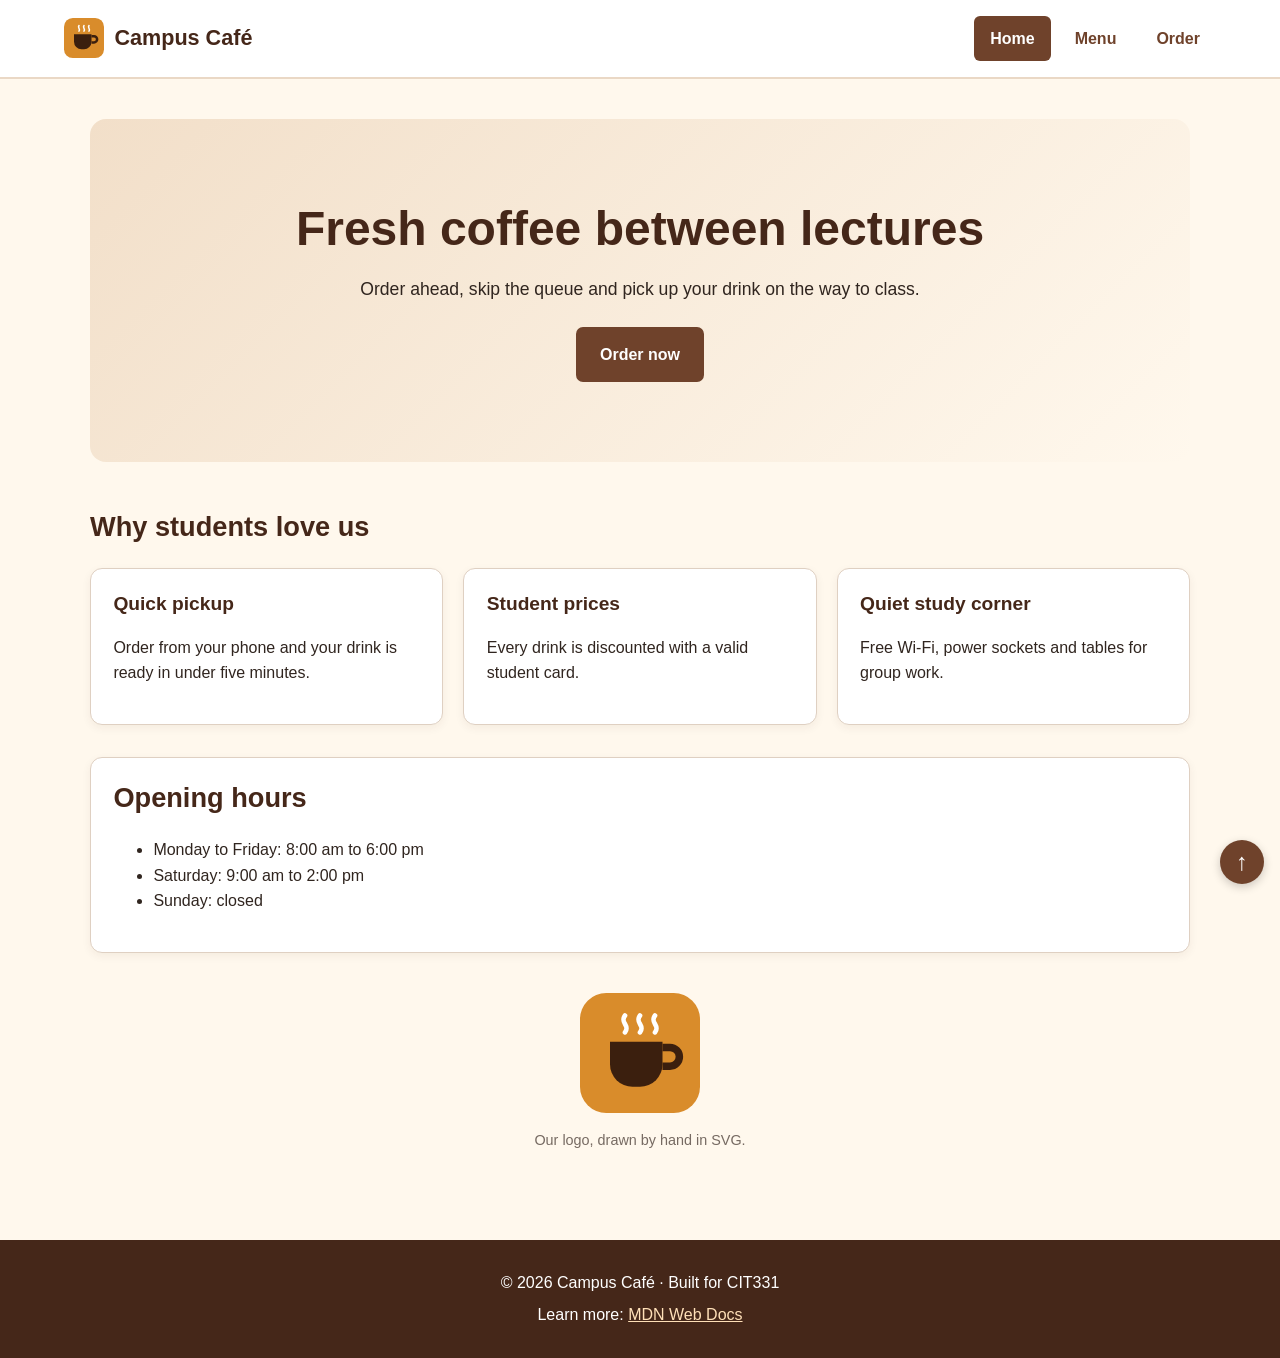
<file: index.html>
<!DOCTYPE html>
<html lang="en">
<head>
  <meta charset="UTF-8">
  <meta name="viewport" content="width=device-width, initial-scale=1.0">
  <meta name="description" content="Campus Café: fresh coffee, snacks and a quiet study space.">
  <title>Campus Café | Home</title>
  <link rel="stylesheet" href="css/styles.css">
</head>
<body id="top">

  <a class="skip-link" href="#main">Skip to main content</a>

  <header class="site-header">
    <a class="brand" href="index.html">
      <img src="images/logo.svg" alt="" width="40" height="40">
      <span>Campus Café</span>
    </a>

    <nav aria-label="Main">
      <ul class="nav-list">
        <li>
          <a href="index.html" class="active" aria-current="page">Home</a>
        </li>
        <li><a href="menu.html">Menu</a></li>
        <li><a href="order.html">Order</a></li>
      </ul>
    </nav>
  </header>

  <main id="main">
    <section class="hero">
      <h1>Fresh coffee between lectures</h1>
      <p>Order ahead, skip the queue and pick up your drink on the way to class.</p>
      <a class="btn" href="order.html">Order now</a>
    </section>

    <section class="highlights">
      <h2>Why students love us</h2>

      <div class="card-row">
        <article class="card">
          <h3>Quick pickup</h3>
          <p>Order from your phone and your drink is ready in under five minutes.</p>
        </article>

        <article class="card">
          <h3>Student prices</h3>
          <p>Every drink is discounted with a valid student card.</p>
        </article>

        <article class="card">
          <h3>Quiet study corner</h3>
          <p>Free Wi-Fi, power sockets and tables for group work.</p>
        </article>
      </div>
    </section>

    <aside class="card notice">
      <h2>Opening hours</h2>
      <ul>
        <li>
          Monday to Friday:
          <time datetime="08:00">8:00 am</time> to
          <time datetime="18:00">6:00 pm</time>
        </li>
        <li>
          Saturday:
          <time datetime="09:00">9:00 am</time> to
          <time datetime="14:00">2:00 pm</time>
        </li>
        <li>Sunday: closed</li>
      </ul>
    </aside>

    <figure class="logo-figure">
      <img
        src="images/logo.svg"
        alt="Campus Café logo: a coffee cup with steam"
        width="120"
        height="120"
      >
      <figcaption>Our logo, drawn by hand in SVG.</figcaption>
    </figure>
  </main>

  <footer class="site-footer">
    <p>&copy; 2026 Campus Café &middot; Built for CIT331</p>
    <p>
      Learn more:
      <a
        href="https://developer.mozilla.org/"
        target="_blank"
        rel="noopener noreferrer"
      >MDN Web Docs</a>
    </p>
  </footer>

  <a class="back-to-top" href="#top" aria-label="Back to top">&uarr;</a>

</body>
</html>
</file>
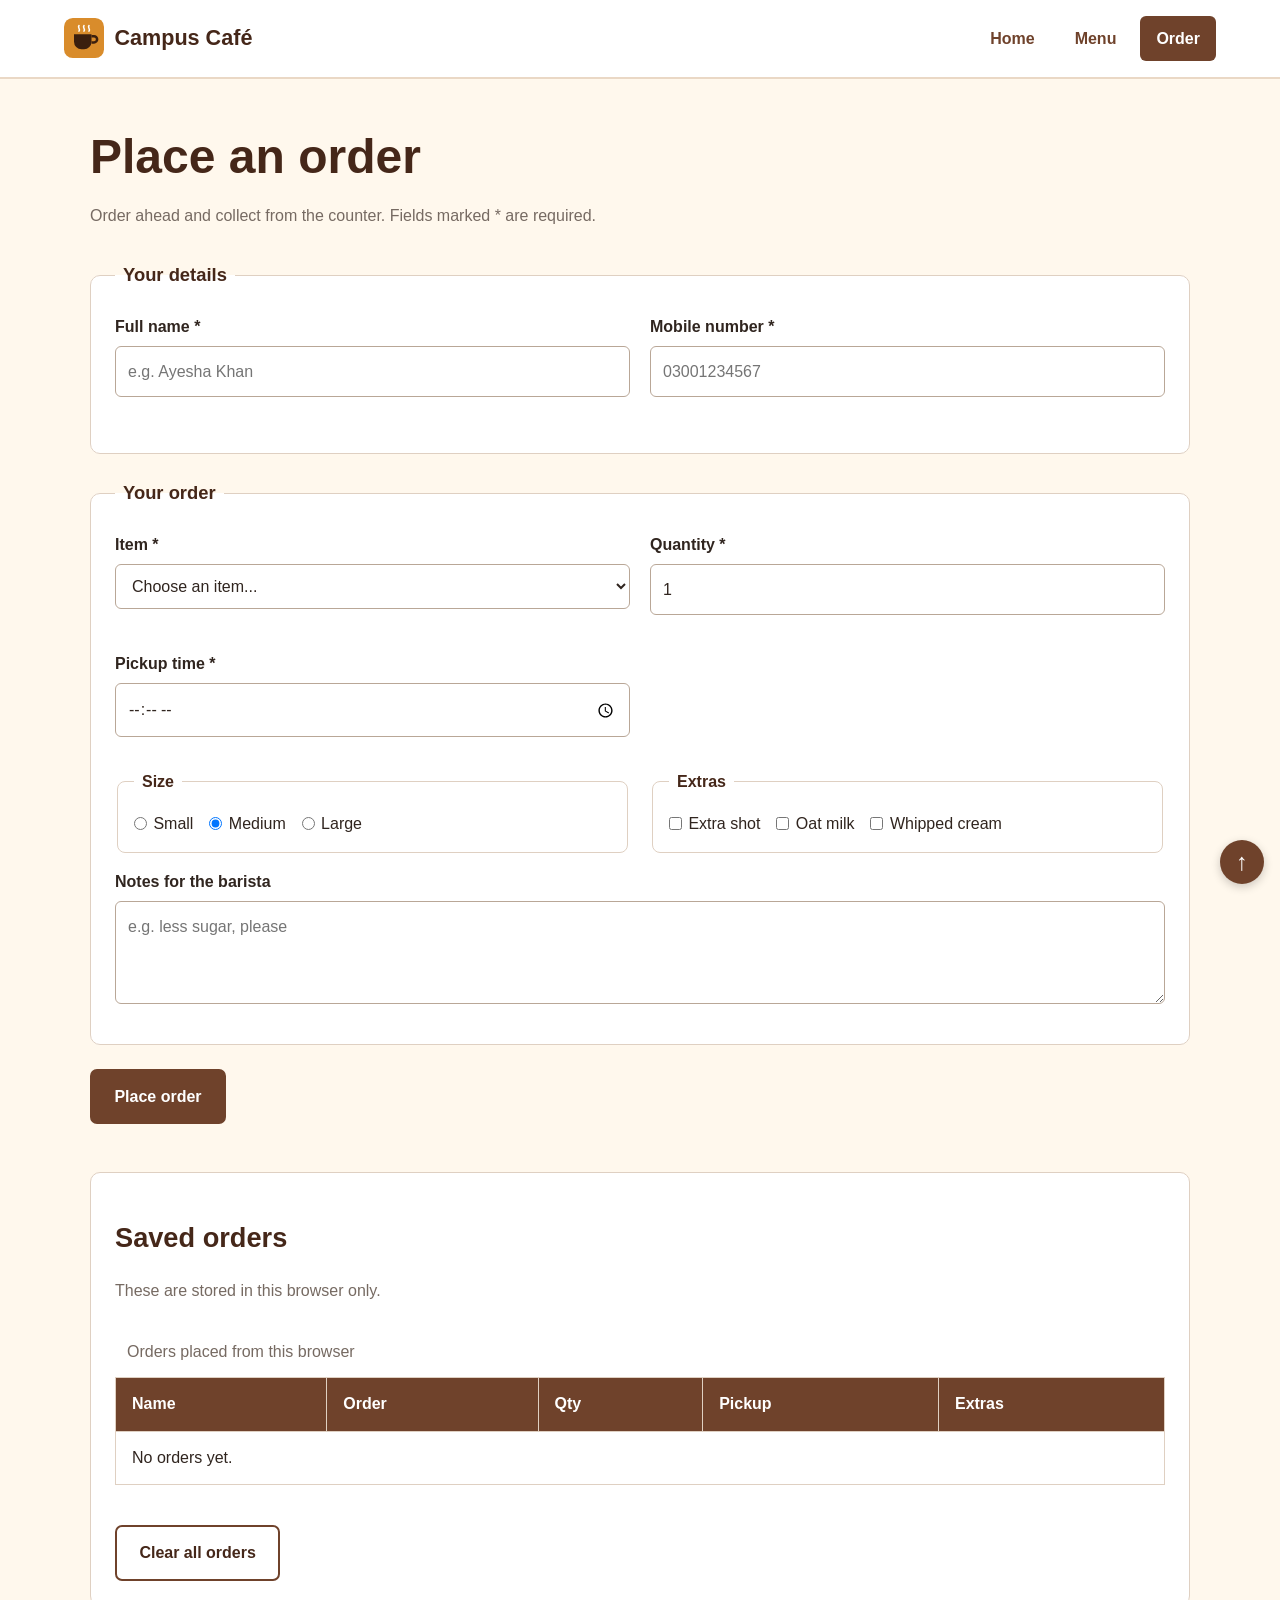
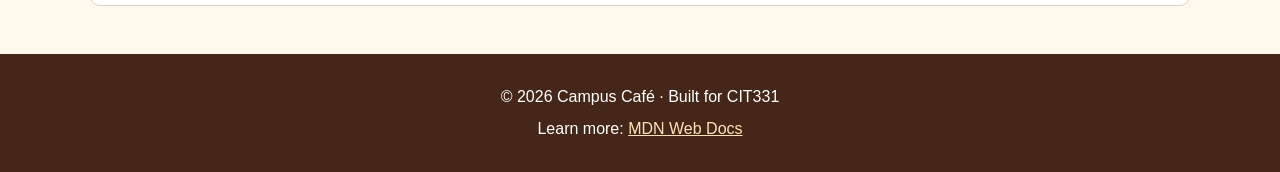
<file: menu.html>
<!DOCTYPE html>
<html lang="en">
<head>
  <meta charset="UTF-8">
  <meta name="viewport" content="width=device-width, initial-scale=1.0">
  <meta name="description" content="Order ahead from Campus Café and collect at the counter.">
  <title>Campus Café | Order</title>

  <link rel="stylesheet" href="css/styles.css">
  <script src="js/order.js" defer></script>
</head>

<body id="top">

  <a class="skip-link" href="#main">Skip to main content</a>

  <header class="site-header">
    <a class="brand" href="index.html">
      <img src="images/logo.svg" alt="" width="40" height="40">
      <span>Campus Café</span>
    </a>

    <nav aria-label="Main">
      <ul class="nav-list">
        <li><a href="index.html">Home</a></li>
        <li><a href="menu.html">Menu</a></li>
        <li>
          <a href="order.html" class="active" aria-current="page">Order</a>
        </li>
      </ul>
    </nav>
  </header>

  <main id="main">
    <h1>Place an order</h1>
    <p>Order ahead and collect from the counter. Fields marked * are required.</p>

    <form id="order-form" action="#" method="post">

      <fieldset>
        <legend>Your details</legend>

        <div class="form-row">
          <div class="field">
            <label for="name">Full name *</label>
            <input
              type="text"
              id="name"
              name="name"
              required
              minlength="3"
              maxlength="50"
              placeholder="e.g. Ayesha Khan"
              autocomplete="name"
            >
          </div>

          <div class="field">
            <label for="phone">Mobile number *</label>
            <input
              type="tel"
              id="phone"
              name="phone"
              required
              pattern="03[0-9]{9}"
              title="11 digits starting with 03, for example 03001234567"
              placeholder="03001234567"
              autocomplete="tel"
            >
          </div>
        </div>
      </fieldset>

      <fieldset>
        <legend>Your order</legend>

        <div class="form-row">
          <div class="field">
            <label for="item">Item *</label>
            <select id="item" name="item" required>
              <option value="">Choose an item...</option>
              <option>Espresso</option>
              <option>Cappuccino</option>
              <option>Cafe Latte</option>
              <option>Karak Chai</option>
              <option>Iced Mocha</option>
              <option>Cold Brew</option>
              <option>Mango Smoothie</option>
              <option>Chicken Sandwich</option>
              <option>Chocolate Brownie</option>
              <option>Cinnamon Roll</option>
            </select>
          </div>

          <div class="field">
            <label for="qty">Quantity *</label>
            <input
              type="number"
              id="qty"
              name="qty"
              required
              min="1"
              max="10"
              value="1"
            >
          </div>

          <div class="field">
            <label for="pickup">Pickup time *</label>
            <input
              type="time"
              id="pickup"
              name="pickup"
              required
              min="08:00"
              max="18:00"
            >
          </div>
        </div>

        <div class="form-row">
          <fieldset class="choice">
            <legend>Size</legend>
            <label>
              <input type="radio" name="size" value="Small">
              Small
            </label>
            <label>
              <input type="radio" name="size" value="Medium" checked>
              Medium
            </label>
            <label>
              <input type="radio" name="size" value="Large">
              Large
            </label>
          </fieldset>

          <fieldset class="choice">
            <legend>Extras</legend>
            <label>
              <input type="checkbox" name="extras" value="Extra shot">
              Extra shot
            </label>
            <label>
              <input type="checkbox" name="extras" value="Oat milk">
              Oat milk
            </label>
            <label>
              <input type="checkbox" name="extras" value="Whipped cream">
              Whipped cream
            </label>
          </fieldset>
        </div>

        <div class="field">
          <label for="notes">Notes for the barista</label>
          <textarea
            id="notes"
            name="notes"
            rows="3"
            maxlength="200"
            placeholder="e.g. less sugar, please"
          ></textarea>
        </div>
      </fieldset>

      <button type="submit" class="btn">Place order</button>

      <p id="message" role="status" aria-live="polite"></p>
    </form>

    <section class="saved-orders">
      <h2>Saved orders</h2>
      <p>These are stored in this browser only.</p>

      <div class="table-wrap">
        <table>
          <caption>Orders placed from this browser</caption>

          <thead>
            <tr>
              <th scope="col">Name</th>
              <th scope="col">Order</th>
              <th scope="col">Qty</th>
              <th scope="col">Pickup</th>
              <th scope="col">Extras</th>
            </tr>
          </thead>

          <tbody id="orders-body"></tbody>
        </table>
      </div>

      <button
        type="button"
        id="clear-orders"
        class="btn btn-secondary"
      >
        Clear all orders
      </button>
    </section>
  </main>

  <footer class="site-footer">
    <p>&copy; 2026 Campus Café &middot; Built for CIT331</p>
    <p>
      Learn more:
      <a
        href="https://developer.mozilla.org/"
        target="_blank"
        rel="noopener noreferrer"
      >MDN Web Docs</a>
    </p>
  </footer>

  <a class="back-to-top" href="#top" aria-label="Back to top">&uarr;</a>

</body>
</html>
</file>
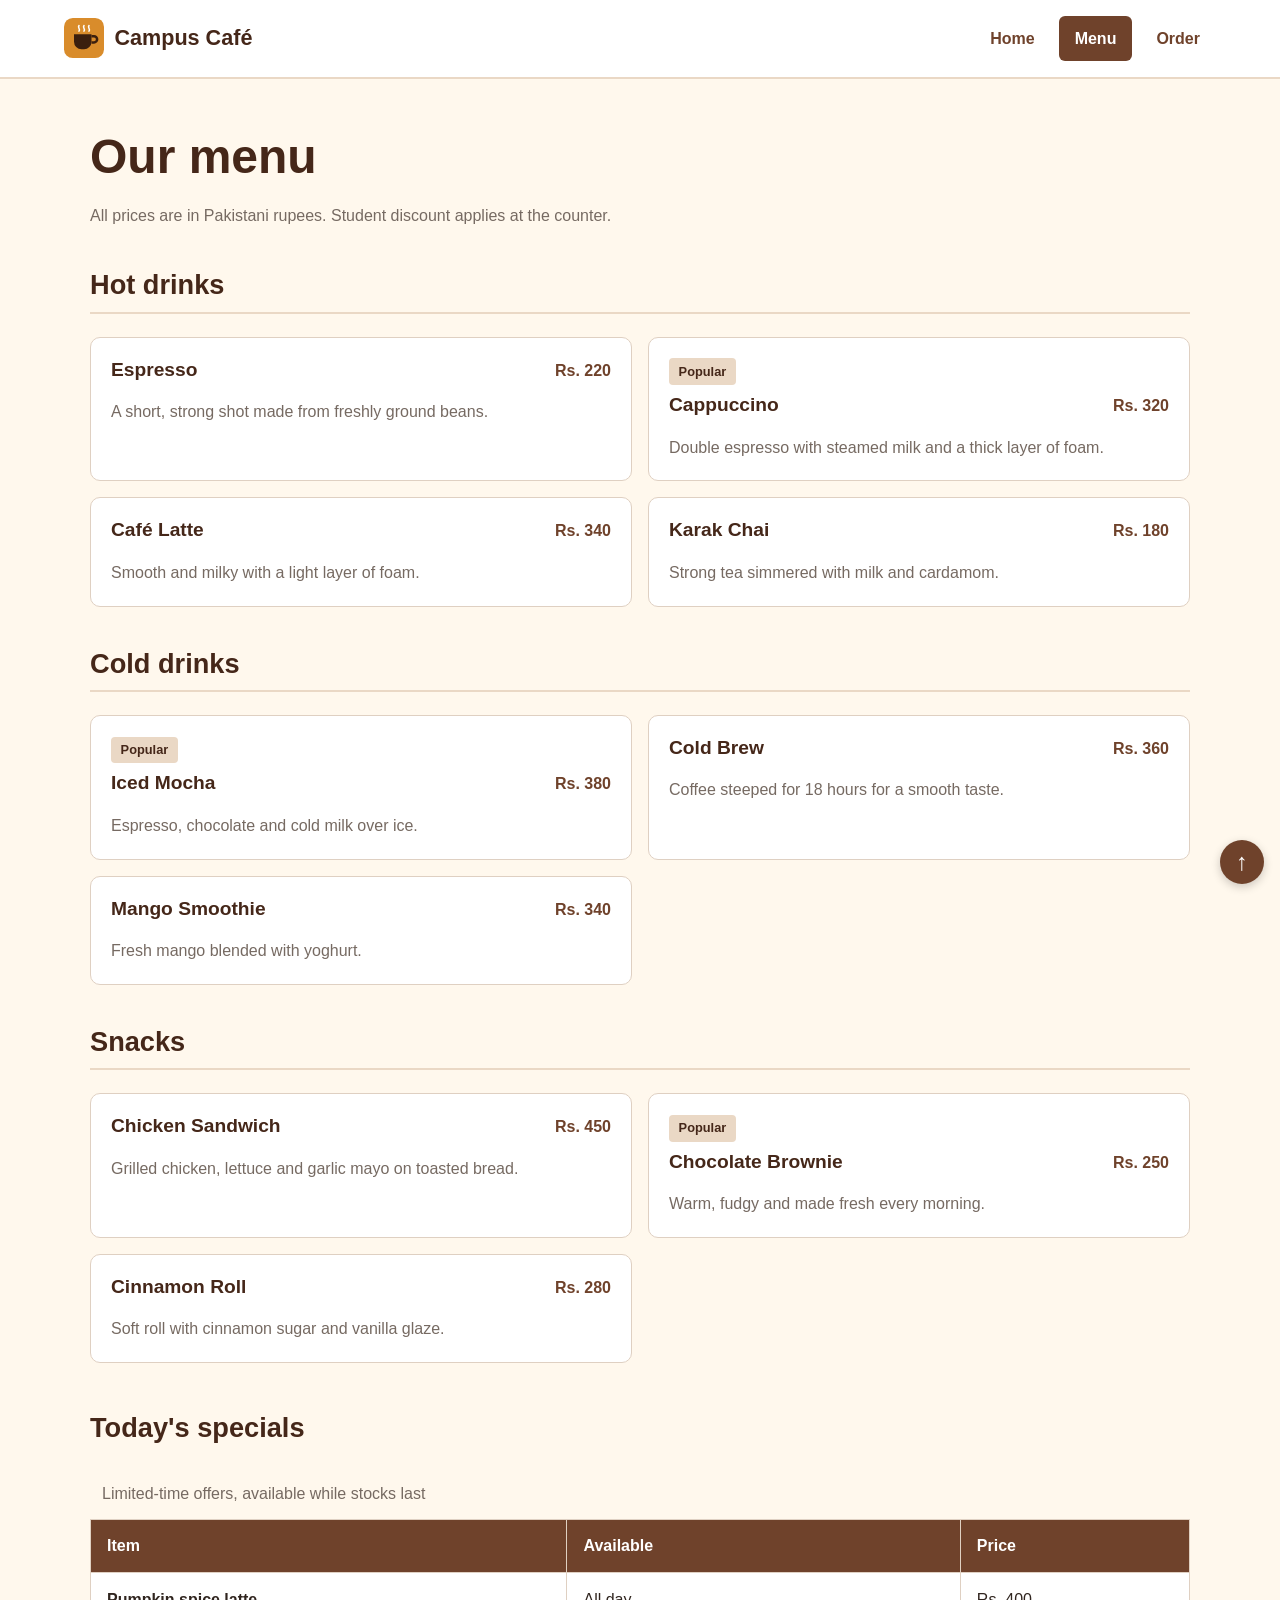
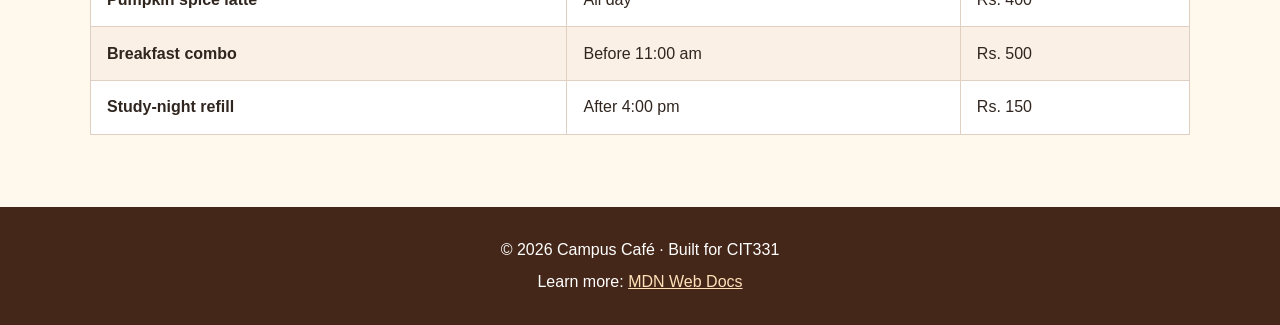
<file: order.html>
<!DOCTYPE html>
<html lang="en">
<head>
  <meta charset="UTF-8">
  <meta name="viewport" content="width=device-width, initial-scale=1.0">
  <meta name="description" content="The Campus Café menu: hot drinks, cold drinks and snacks.">
  <title>Campus Café | Menu</title>
  <link rel="stylesheet" href="css/styles.css">
</head>
<body id="top">

  <a class="skip-link" href="#main">Skip to main content</a>

  <header class="site-header">
    <a class="brand" href="index.html">
      <img src="images/logo.svg" alt="" width="40" height="40">
      <span>Campus Café</span>
    </a>

    <nav aria-label="Main">
      <ul class="nav-list">
        <li><a href="index.html">Home</a></li>
        <li>
          <a href="menu.html" class="active" aria-current="page">Menu</a>
        </li>
        <li><a href="order.html">Order</a></li>
      </ul>
    </nav>
  </header>

  <main id="main">
    <h1>Our menu</h1>
    <p>All prices are in Pakistani rupees. Student discount applies at the counter.</p>

    <section class="menu-group">
      <h2>Hot drinks</h2>

      <div class="menu-list">
        <article class="menu-item">
          <div class="item-head">
            <h3>Espresso</h3>
            <span class="price">Rs. 220</span>
          </div>
          <p>A short, strong shot made from freshly ground beans.</p>
        </article>

        <article class="menu-item">
          <span class="badge">Popular</span>
          <div class="item-head">
            <h3>Cappuccino</h3>
            <span class="price">Rs. 320</span>
          </div>
          <p>Double espresso with steamed milk and a thick layer of foam.</p>
        </article>

        <article class="menu-item">
          <div class="item-head">
            <h3>Caf&eacute; Latte</h3>
            <span class="price">Rs. 340</span>
          </div>
          <p>Smooth and milky with a light layer of foam.</p>
        </article>

        <article class="menu-item">
          <div class="item-head">
            <h3>Karak Chai</h3>
            <span class="price">Rs. 180</span>
          </div>
          <p>Strong tea simmered with milk and cardamom.</p>
        </article>
      </div>
    </section>

    <section class="menu-group">
      <h2>Cold drinks</h2>

      <div class="menu-list">
        <article class="menu-item">
          <span class="badge">Popular</span>
          <div class="item-head">
            <h3>Iced Mocha</h3>
            <span class="price">Rs. 380</span>
          </div>
          <p>Espresso, chocolate and cold milk over ice.</p>
        </article>

        <article class="menu-item">
          <div class="item-head">
            <h3>Cold Brew</h3>
            <span class="price">Rs. 360</span>
          </div>
          <p>Coffee steeped for 18 hours for a smooth taste.</p>
        </article>

        <article class="menu-item">
          <div class="item-head">
            <h3>Mango Smoothie</h3>
            <span class="price">Rs. 340</span>
          </div>
          <p>Fresh mango blended with yoghurt.</p>
        </article>
      </div>
    </section>

    <section class="menu-group">
      <h2>Snacks</h2>

      <div class="menu-list">
        <article class="menu-item">
          <div class="item-head">
            <h3>Chicken Sandwich</h3>
            <span class="price">Rs. 450</span>
          </div>
          <p>Grilled chicken, lettuce and garlic mayo on toasted bread.</p>
        </article>

        <article class="menu-item">
          <span class="badge">Popular</span>
          <div class="item-head">
            <h3>Chocolate Brownie</h3>
            <span class="price">Rs. 250</span>
          </div>
          <p>Warm, fudgy and made fresh every morning.</p>
        </article>

        <article class="menu-item">
          <div class="item-head">
            <h3>Cinnamon Roll</h3>
            <span class="price">Rs. 280</span>
          </div>
          <p>Soft roll with cinnamon sugar and vanilla glaze.</p>
        </article>
      </div>
    </section>

    <section class="specials">
      <h2>Today's specials</h2>

      <div class="table-wrap">
        <table>
          <caption>Limited-time offers, available while stocks last</caption>
          <thead>
            <tr>
              <th scope="col">Item</th>
              <th scope="col">Available</th>
              <th scope="col">Price</th>
            </tr>
          </thead>
          <tbody>
            <tr>
              <th scope="row">Pumpkin spice latte</th>
              <td>All day</td>
              <td>Rs. 400</td>
            </tr>
            <tr>
              <th scope="row">Breakfast combo</th>
              <td>Before 11:00 am</td>
              <td>Rs. 500</td>
            </tr>
            <tr>
              <th scope="row">Study-night refill</th>
              <td>After 4:00 pm</td>
              <td>Rs. 150</td>
            </tr>
          </tbody>
        </table>
      </div>
    </section>
  </main>

  <footer class="site-footer">
    <p>&copy; 2026 Campus Caf&eacute; &middot; Built for CIT331</p>
    <p>
      Learn more:
      <a href="https://developer.mozilla.org/"
         target="_blank"
         rel="noopener noreferrer">MDN Web Docs</a>
    </p>
  </footer>

  <a class="back-to-top" href="#top" aria-label="Back to top">&uarr;</a>

</body>
</html>
</file>
<file: css/styles.css>
/* =====================================
   Campus Cafe - Main Stylesheet
   File: css/styles.css
   ===================================== */

/* 1. Global styles */

:root {
  --coffee: #6f422b;
  --coffee-dark: #452719;
  --cream: #fff8ed;
  --light-brown: #ead8c5;
  --text: #30251f;
  --white: #ffffff;
  --muted: #766a62;
  --border: #dfd0c2;
  --success: #246b45;
}

* {
  box-sizing: border-box;
}

html {
  scroll-behavior: smooth;
}

body {
  margin: 0;
  font-family: Arial, Helvetica, sans-serif;
  font-size: 16px;
  line-height: 1.6;
  color: var(--text);
  background-color: var(--cream);
}

img {
  max-width: 100%;
  height: auto;
}

a {
  color: var(--coffee);
}

a:hover {
  color: var(--coffee-dark);
}

h1,
h2,
h3 {
  line-height: 1.25;
  color: var(--coffee-dark);
}

h1 {
  margin-top: 1.5rem;
  font-size: clamp(2rem, 5vw, 3rem);
}

h2 {
  margin-top: 1.5rem;
  font-size: 1.7rem;
}

h3 {
  font-size: 1.2rem;
}

/* 2. Skip link for accessibility */

.skip-link {
  position: absolute;
  top: -100px;
  left: 1rem;
  z-index: 1000;
  padding: 0.75rem 1rem;
  background: var(--white);
  color: var(--coffee-dark);
}

.skip-link:focus {
  top: 1rem;
}

/* 3. Header and navigation */

.site-header {
  display: flex;
  align-items: center;
  justify-content: space-between;
  flex-wrap: wrap;
  gap: 1rem;
  padding: 1rem 5%;
  background-color: var(--white);
  border-bottom: 2px solid var(--light-brown);
}

.brand {
  display: inline-flex;
  align-items: center;
  gap: 0.65rem;
  color: var(--coffee-dark);
  font-size: 1.35rem;
  font-weight: bold;
  text-decoration: none;
}

.brand img {
  display: block;
  object-fit: contain;
}

.nav-list {
  display: flex;
  flex-wrap: wrap;
  gap: 0.5rem;
  margin: 0;
  padding: 0;
  list-style: none;
}

.nav-list a {
  display: inline-block;
  padding: 0.6rem 1rem;
  border-radius: 6px;
  text-decoration: none;
  font-weight: bold;
}

.nav-list a:hover,
.nav-list a.active {
  background-color: var(--coffee);
  color: var(--white);
}

/* 4. Main page layout */

main {
  width: min(1100px, 90%);
  margin: 0 auto;
  padding: 1.5rem 0 3rem;
}

main > h1 {
  margin-bottom: 0.5rem;
}

main > h1 + p {
  color: var(--muted);
}

/* 5. Home page hero section */

.hero {
  padding: clamp(2rem, 7vw, 5rem) 2rem;
  margin: 1rem 0 3rem;
  text-align: center;
  background: linear-gradient(135deg, #f2dfc9, #fff8ed);
  border-radius: 16px;
}

.hero h1 {
  max-width: 750px;
  margin: 0 auto 1rem;
}

.hero p {
  max-width: 600px;
  margin: 0 auto 1.5rem;
  font-size: 1.1rem;
}

/* 6. Buttons */

.btn {
  display: inline-block;
  padding: 0.8rem 1.4rem;
  border: 2px solid var(--coffee);
  border-radius: 7px;
  background-color: var(--coffee);
  color: var(--white);
  font: inherit;
  font-weight: bold;
  text-align: center;
  text-decoration: none;
  cursor: pointer;
}

.btn:hover {
  background-color: var(--coffee-dark);
  border-color: var(--coffee-dark);
  color: var(--white);
}

.btn:focus-visible,
a:focus-visible,
input:focus-visible,
select:focus-visible,
textarea:focus-visible {
  outline: 3px solid #bf7b37;
  outline-offset: 3px;
}

.btn-secondary {
  margin-top: 1rem;
  background-color: var(--white);
  color: var(--coffee-dark);
}

.btn-secondary:hover {
  background-color: var(--light-brown);
  color: var(--coffee-dark);
}

/* 7. Home page cards */

.card-row {
  display: grid;
  grid-template-columns: repeat(3, minmax(0, 1fr));
  gap: 1.25rem;
  margin: 1.5rem 0;
}

.card {
  padding: 1.4rem;
  background-color: var(--white);
  border: 1px solid var(--border);
  border-radius: 12px;
  box-shadow: 0 3px 10px rgba(69, 39, 25, 0.06);
}

.card h3,
.card h2 {
  margin-top: 0;
}

.notice {
  margin-top: 2rem;
}

.logo-figure {
  margin: 2.5rem auto;
  text-align: center;
}

.logo-figure img {
  width: 120px;
  height: 120px;
}

.logo-figure figcaption {
  margin-top: 0.5rem;
  color: var(--muted);
  font-size: 0.9rem;
}

/* 8. Menu page */

.menu-group {
  margin: 2.5rem 0;
}

.menu-group h2 {
  padding-bottom: 0.6rem;
  border-bottom: 2px solid var(--light-brown);
}

.menu-list {
  display: grid;
  grid-template-columns: repeat(2, minmax(0, 1fr));
  gap: 1rem;
}

.menu-item {
  position: relative;
  padding: 1.25rem;
  background-color: var(--white);
  border: 1px solid var(--border);
  border-radius: 10px;
}

.menu-item h3 {
  margin: 0;
}

.menu-item p {
  margin-bottom: 0;
  color: var(--muted);
}

.item-head {
  display: flex;
  align-items: flex-start;
  justify-content: space-between;
  flex-wrap: wrap;
  gap: 0.5rem;
}

.price {
  color: var(--coffee);
  font-weight: bold;
  white-space: nowrap;
}

.badge {
  display: inline-block;
  margin-bottom: 0.5rem;
  padding: 0.2rem 0.6rem;
  border-radius: 4px;
  background-color: var(--light-brown);
  color: var(--coffee-dark);
  font-size: 0.8rem;
  font-weight: bold;
}

/* 9. Tables */

.table-wrap {
  width: 100%;
  overflow-x: auto;
  margin: 1.5rem 0;
}

table {
  width: 100%;
  border-collapse: collapse;
  background-color: var(--white);
}

caption {
  padding: 0.75rem;
  color: var(--muted);
  text-align: left;
}

th,
td {
  padding: 0.85rem 1rem;
  border: 1px solid var(--border);
  text-align: left;
}

thead th {
  background-color: var(--coffee);
  color: var(--white);
}

tbody tr:nth-child(even) {
  background-color: #faf0e5;
}

.specials {
  margin-top: 3rem;
}

/* 10. Order form */

#order-form {
  margin-top: 2rem;
}

#order-form > fieldset {
  margin: 1.5rem 0;
  padding: 1.5rem;
  border: 1px solid var(--border);
  border-radius: 10px;
  background-color: var(--white);
}

#order-form legend {
  padding: 0 0.5rem;
  color: var(--coffee-dark);
  font-size: 1.15rem;
  font-weight: bold;
}

.form-row {
  display: grid;
  grid-template-columns: repeat(2, minmax(0, 1fr));
  gap: 1.25rem;
  margin-bottom: 1rem;
}

.field {
  display: flex;
  flex-direction: column;
  gap: 0.4rem;
  margin-bottom: 1rem;
}

.field label {
  font-weight: bold;
}

input,
select,
textarea {
  width: 100%;
  padding: 0.75rem;
  border: 1px solid #b9a797;
  border-radius: 6px;
  background-color: var(--white);
  color: var(--text);
  font: inherit;
}

textarea {
  resize: vertical;
}

.choice {
  display: flex;
  flex-wrap: wrap;
  align-content: flex-start;
  gap: 0.75rem 1rem;
  padding: 1rem;
  border: 1px solid var(--border);
  border-radius: 8px;
}

.choice legend {
  font-size: 1rem !important;
}

.choice label {
  display: inline-flex;
  align-items: center;
  gap: 0.4rem;
  cursor: pointer;
}

.choice input {
  width: auto;
  margin: 0;
}

#message {
  margin-top: 1rem;
  color: var(--success);
  font-weight: bold;
}

/* 11. Saved orders */

.saved-orders {
  margin-top: 3rem;
  padding: 1.5rem;
  background-color: var(--white);
  border: 1px solid var(--border);
  border-radius: 10px;
}

.saved-orders > p {
  color: var(--muted);
}

/* 12. Footer */

.site-footer {
  padding: 1.5rem 5%;
  background-color: var(--coffee-dark);
  color: var(--white);
  text-align: center;
}

.site-footer p {
  margin: 0.4rem 0;
}

.site-footer a {
  color: #ffe0b8;
}

.site-footer a:hover {
  color: var(--white);
}

/* 13. Back-to-top link */

.back-to-top {
  position: fixed;
  right: 1rem;
  bottom: 1rem;
  display: grid;
  width: 44px;
  height: 44px;
  place-items: center;
  border-radius: 50%;
  background-color: var(--coffee);
  color: var(--white);
  font-size: 1.5rem;
  text-decoration: none;
  box-shadow: 0 3px 10px rgba(0, 0, 0, 0.2);
}

.back-to-top:hover {
  background-color: var(--coffee-dark);
  color: var(--white);
}

/* 14. Responsive design for tablets and phones */

@media (max-width: 700px) {
  .site-header {
    flex-direction: column;
    align-items: flex-start;
  }

  .card-row {
    grid-template-columns: 1fr;
  }

  .menu-list {
    grid-template-columns: 1fr;
  }

  .form-row {
    grid-template-columns: 1fr;
    gap: 0;
  }

  .hero {
    padding: 2.5rem 1.25rem;
  }

  main {
    width: 92%;
  }

  th,
  td {
    padding: 0.65rem;
  }
}
</file>
